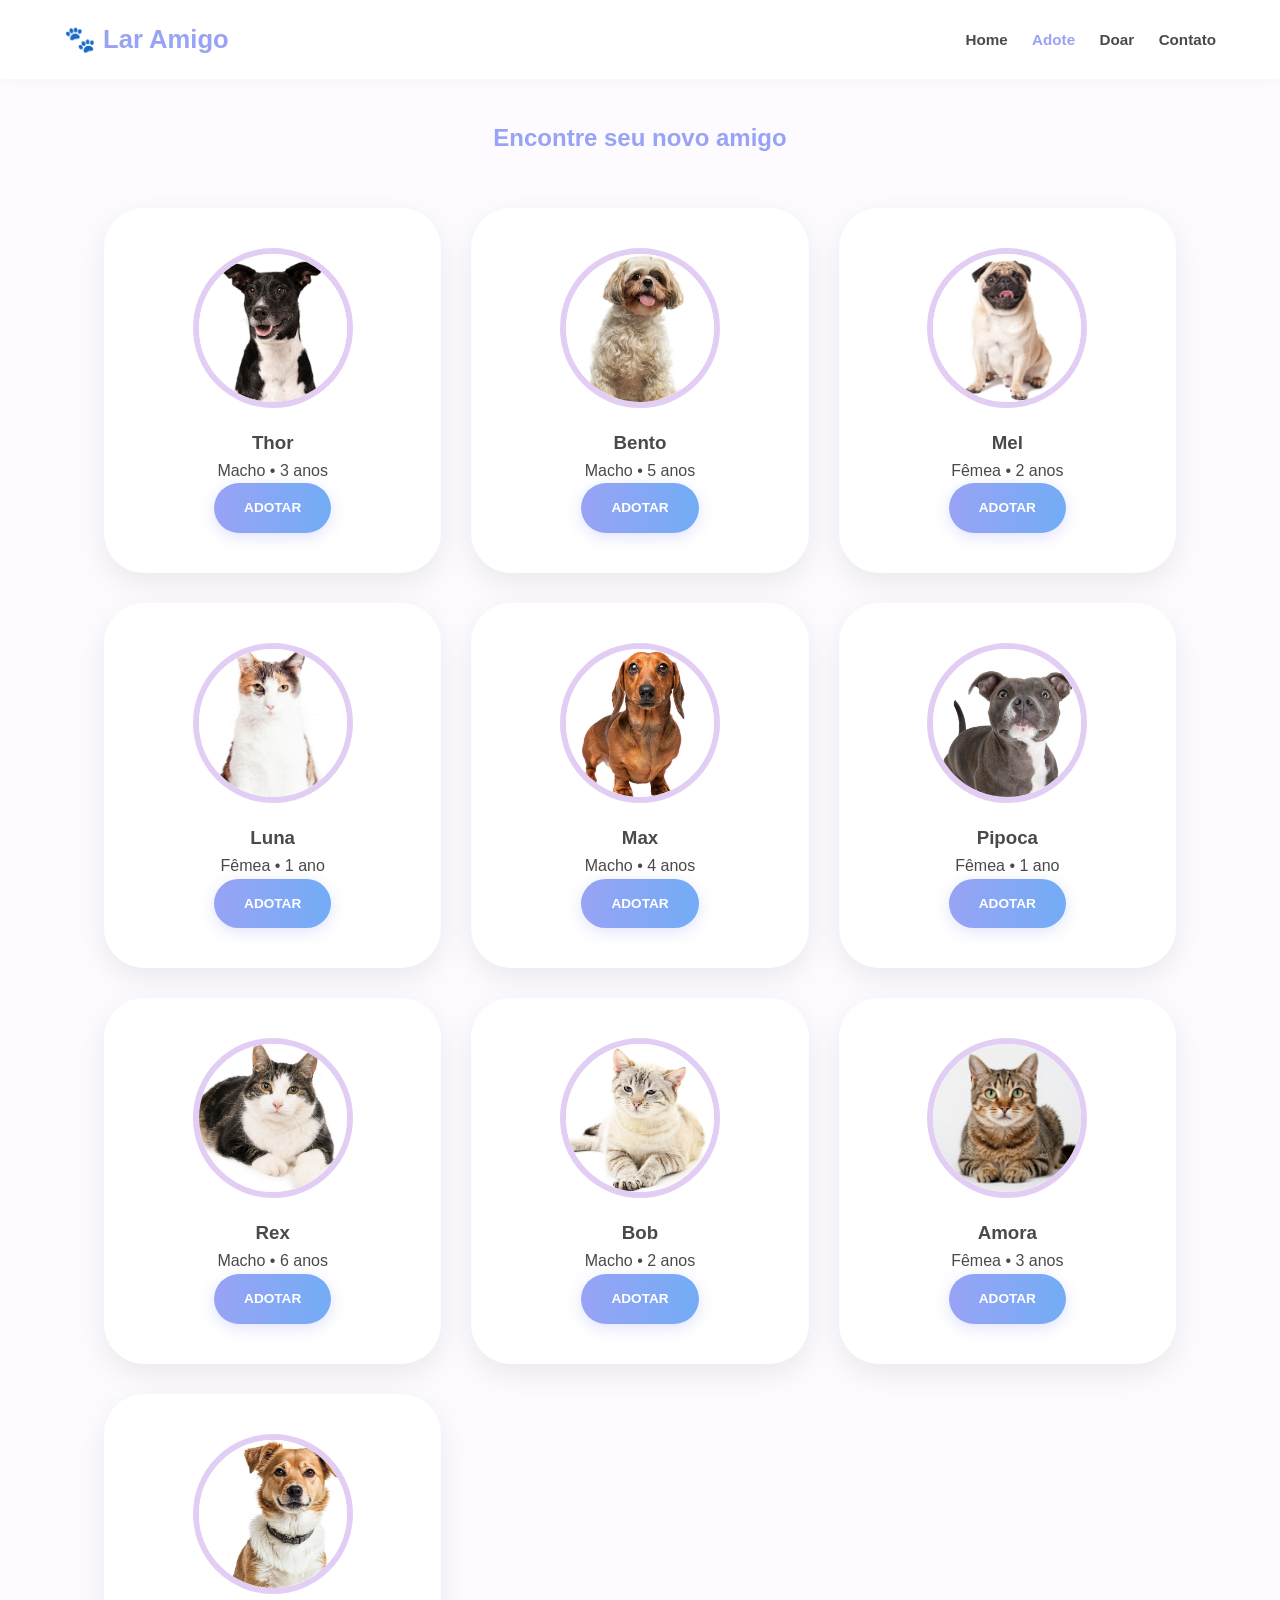
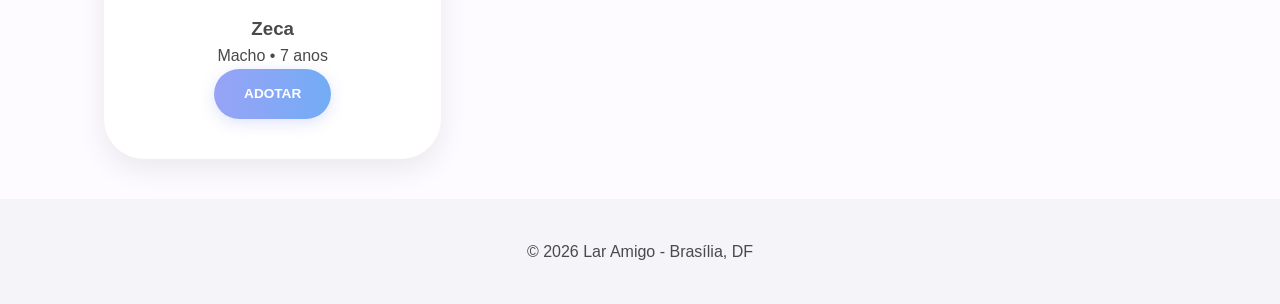
<file: adote.html>
<!DOCTYPE html>
<html lang="pt-br">
<head>
    <meta charset="UTF-8">
    <title>Lar Amigo | Adote</title>
    <link rel="stylesheet" href="style.css">
</head>
<body>
    <header>
        <div class="logo">🐾 Lar Amigo</div>
        <nav>
            <a href="index.html">Home</a>
            <a href="adote.html" class="active">Adote</a>
            <a href="doar.html">Doar</a>
            <a href="contato.html">Contato</a>
        </nav>
    </header>
    <div class="container">
        <h2 style="text-align:center; margin-bottom:50px; color:var(--principal)">Encontre seu novo amigo</h2>
        <div class="grid">
            <div class="card"><img src="thor.png" class="pet-img"><h3>Thor</h3><p>Macho • 3 anos</p><a href="formulario.html" class="btn">Adotar</a></div>
            <div class="card"><img src="bento.png" class="pet-img"><h3>Bento</h3><p>Macho • 5 anos</p><a href="formulario.html" class="btn">Adotar</a></div>
            <div class="card"><img src="mel.png" class="pet-img"><h3>Mel</h3><p>Fêmea • 2 anos</p><a href="formulario.html" class="btn">Adotar</a></div>
            <div class="card"><img src="luna.png" class="pet-img"><h3>Luna</h3><p>Fêmea • 1 ano</p><a href="formulario.html" class="btn">Adotar</a></div>
            <div class="card"><img src="max.png" class="pet-img"><h3>Max</h3><p>Macho • 4 anos</p><a href="formulario.html" class="btn">Adotar</a></div>
            <div class="card"><img src="pipoca.png" class="pet-img"><h3>Pipoca</h3><p>Fêmea • 1 ano</p><a href="formulario.html" class="btn">Adotar</a></div>
            <div class="card"><img src="rex.png" class="pet-img"><h3>Rex</h3><p>Macho • 6 anos</p><a href="formulario.html" class="btn">Adotar</a></div>
            <div class="card"><img src="bob.png" class="pet-img"><h3>Bob</h3><p>Macho • 2 anos</p><a href="formulario.html" class="btn">Adotar</a></div>
            <div class="card"><img src="amora.png" class="pet-img"><h3>Amora</h3><p>Fêmea • 3 anos</p><a href="formulario.html" class="btn">Adotar</a></div>
            <div class="card"><img src="zeca.png" class="pet-img"><h3>Zeca</h3><p>Macho • 7 anos</p><a href="formulario.html" class="btn">Adotar</a></div>
        </div>
    </div>
    <footer>&copy; 2026 Lar Amigo - Brasília, DF</footer>
</body>
</html>
</file>
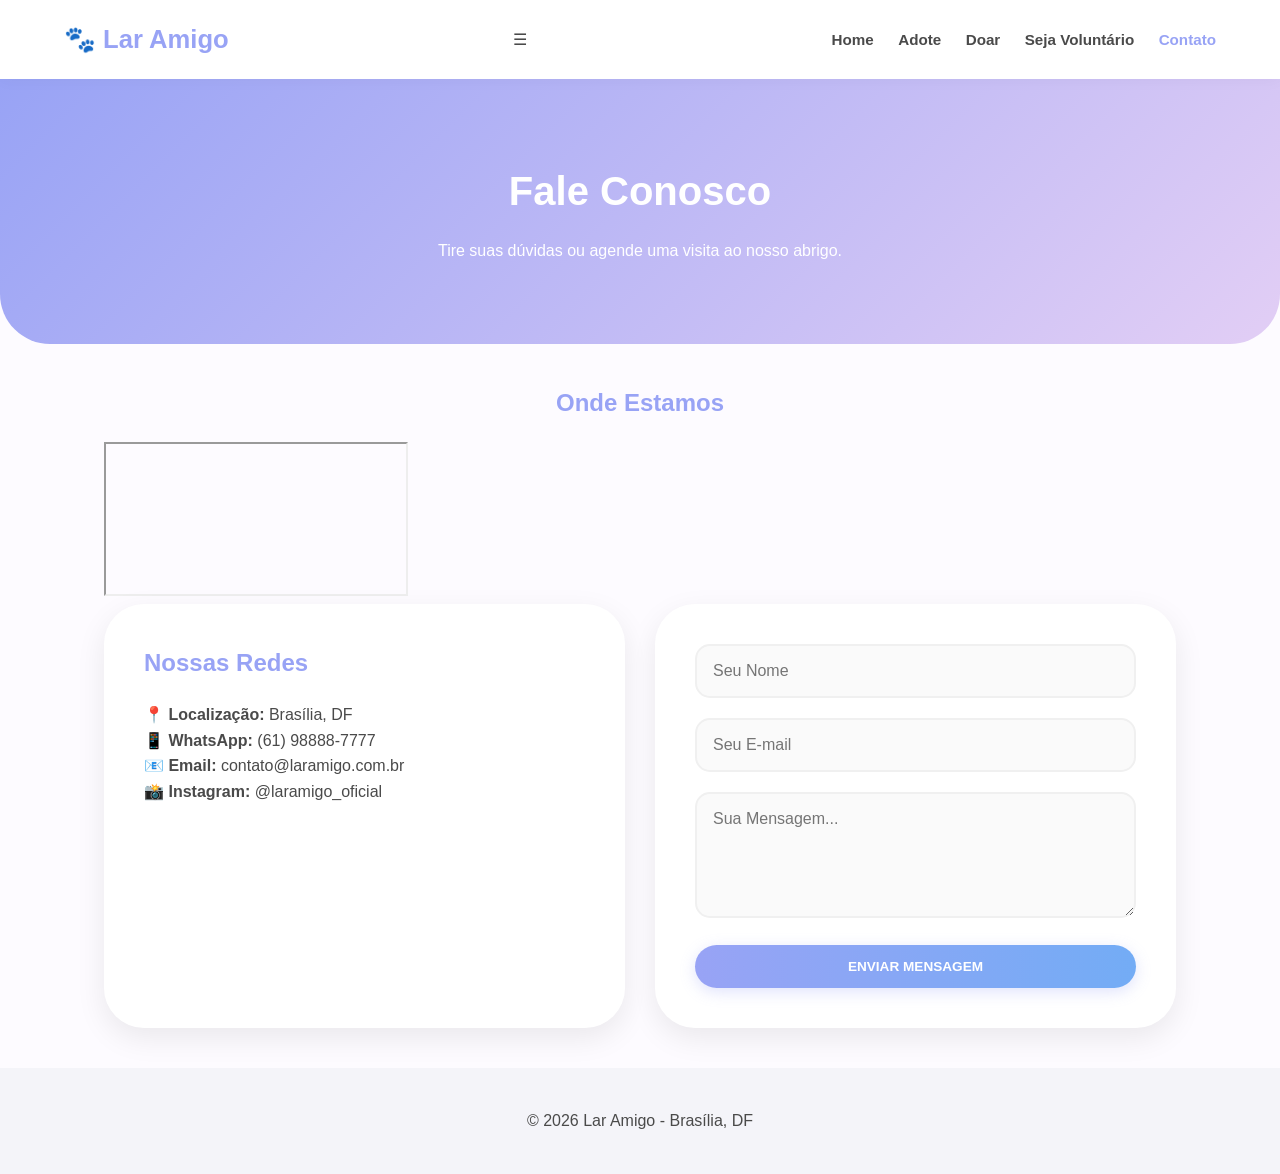
<file: contato.html>
<!DOCTYPE html>
<html lang="pt-br">
<head>
    <meta charset="UTF-8">
    <meta name="viewport" content="width=device-width, initial-scale=1.0">
    <title>Lar Amigo | Contato</title>
    <link rel="stylesheet" href="style.css">
</head>
<body>
    <header>
        <div class="logo">🐾 Lar Amigo</div>
        <div id="menu-toggle" onclick="toggleMenu()">☰</div>
        <nav id="navbar">
            <a href="index.html">Home</a>
            <a href="adote.html">Adote</a>
            <a href="doar.html">Doar</a>
            <a href="voluntario.html">Seja Voluntário</a>
            <a href="contato.html" class="active">Contato</a>
        </nav>
    </header>

    <section class="hero">
        <h1>Fale Conosco</h1>
        <p>Tire suas dúvidas ou agende uma visita ao nosso abrigo.</p>
    </section>

    <div class="container">
        <section>
    <h2 style="text-align:center; color:var(--principal); margin-bottom:20px;">Onde Estamos</h2>
    <div class="map-container">
        <iframe 
            src="https://www.google.com/maps/embed?pb=!1m18!1m12!1m3!1d122841.52843431692!2d-48.01255011746777!3d-15.787705406323485!2m3!1f0!2f0!3f0!3m2!1i1024!2i768!4f13.1!3m3!1m2!1s0x935a3d18c34f2761%3A0x94ef3425f180766d!2zQnJhc8OtbGlhLCBERg!5e0!3m2!1spt-BR!2sbr!4v1700000000000!5m2!1spt-BR!2sbr" 
            allowfullscreen="" 
            loading="lazy">
        </iframe>
    </div>
</section>
        <div class="grid">
            <div class="card" style="text-align: left; align-items: flex-start; padding: 40px;">
                <h2 style="color:var(--principal); margin-bottom: 20px;">Nossas Redes</h2>
                <p><strong>📍 Localização:</strong> Brasília, DF</p>
                <p><strong>📱 WhatsApp:</strong> (61) 98888-7777</p>
                <p><strong>📧 Email:</strong> contato@laramigo.com.br</p>
                <p><strong>📸 Instagram:</strong> @laramigo_oficial</p>
            </div>

            <form style="background: var(--branco); padding: 40px; border-radius: 40px; box-shadow: var(--sombra);">
                <input type="text" placeholder="Seu Nome" required>
                <input type="email" placeholder="Seu E-mail" required>
                <textarea rows="5" placeholder="Sua Mensagem..." required></textarea>
                <button type="submit" class="btn" style="width:100%;">Enviar Mensagem</button>
            </form>
        </div>
    </div>

    <footer>&copy; 2026 Lar Amigo - Brasília, DF</footer>

    <script>
        function toggleMenu() {
            document.getElementById("navbar").classList.toggle("active");
        }
    </script>
</body>
</html>
</file>
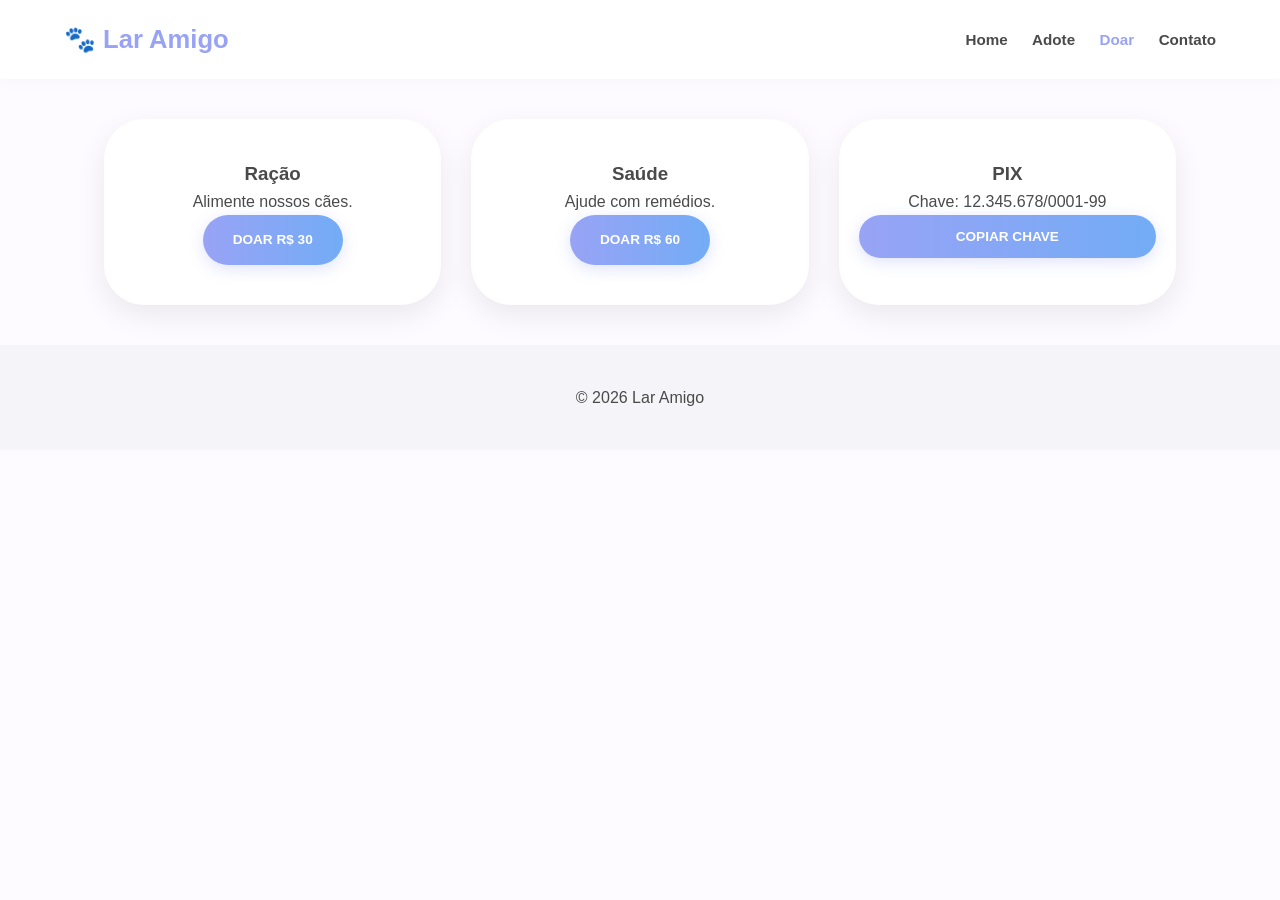
<file: doar.html>
<!DOCTYPE html>
<html lang="pt-br">
<head>
    <meta charset="UTF-8">
    <title>Lar Amigo | Doar</title>
    <link rel="stylesheet" href="style.css">
</head>
<body>
    <header>
        <div class="logo">🐾 Lar Amigo</div>
        <nav>
            <a href="index.html">Home</a>
            <a href="adote.html">Adote</a>
            <a href="doar.html" class="active">Doar</a>
            <a href="contato.html">Contato</a>
        </nav>
    </header>
    <div class="container">
        <div class="grid">
            <div class="card"><h3>Ração</h3><p>Alimente nossos cães.</p><a href="#" class="btn">Doar R$ 30</a></div>
            <div class="card"><h3>Saúde</h3><p>Ajude com remédios.</p><a href="#" class="btn">Doar R$ 60</a></div>
            <div class="card"><h3>PIX</h3><p>Chave: 12.345.678/0001-99</p><button class="btn" onclick="alert('PIX Copiado')">Copiar Chave</button></div>
        </div>
    </div>
    <footer>&copy; 2026 Lar Amigo</footer>
</body>
</html>
</file>
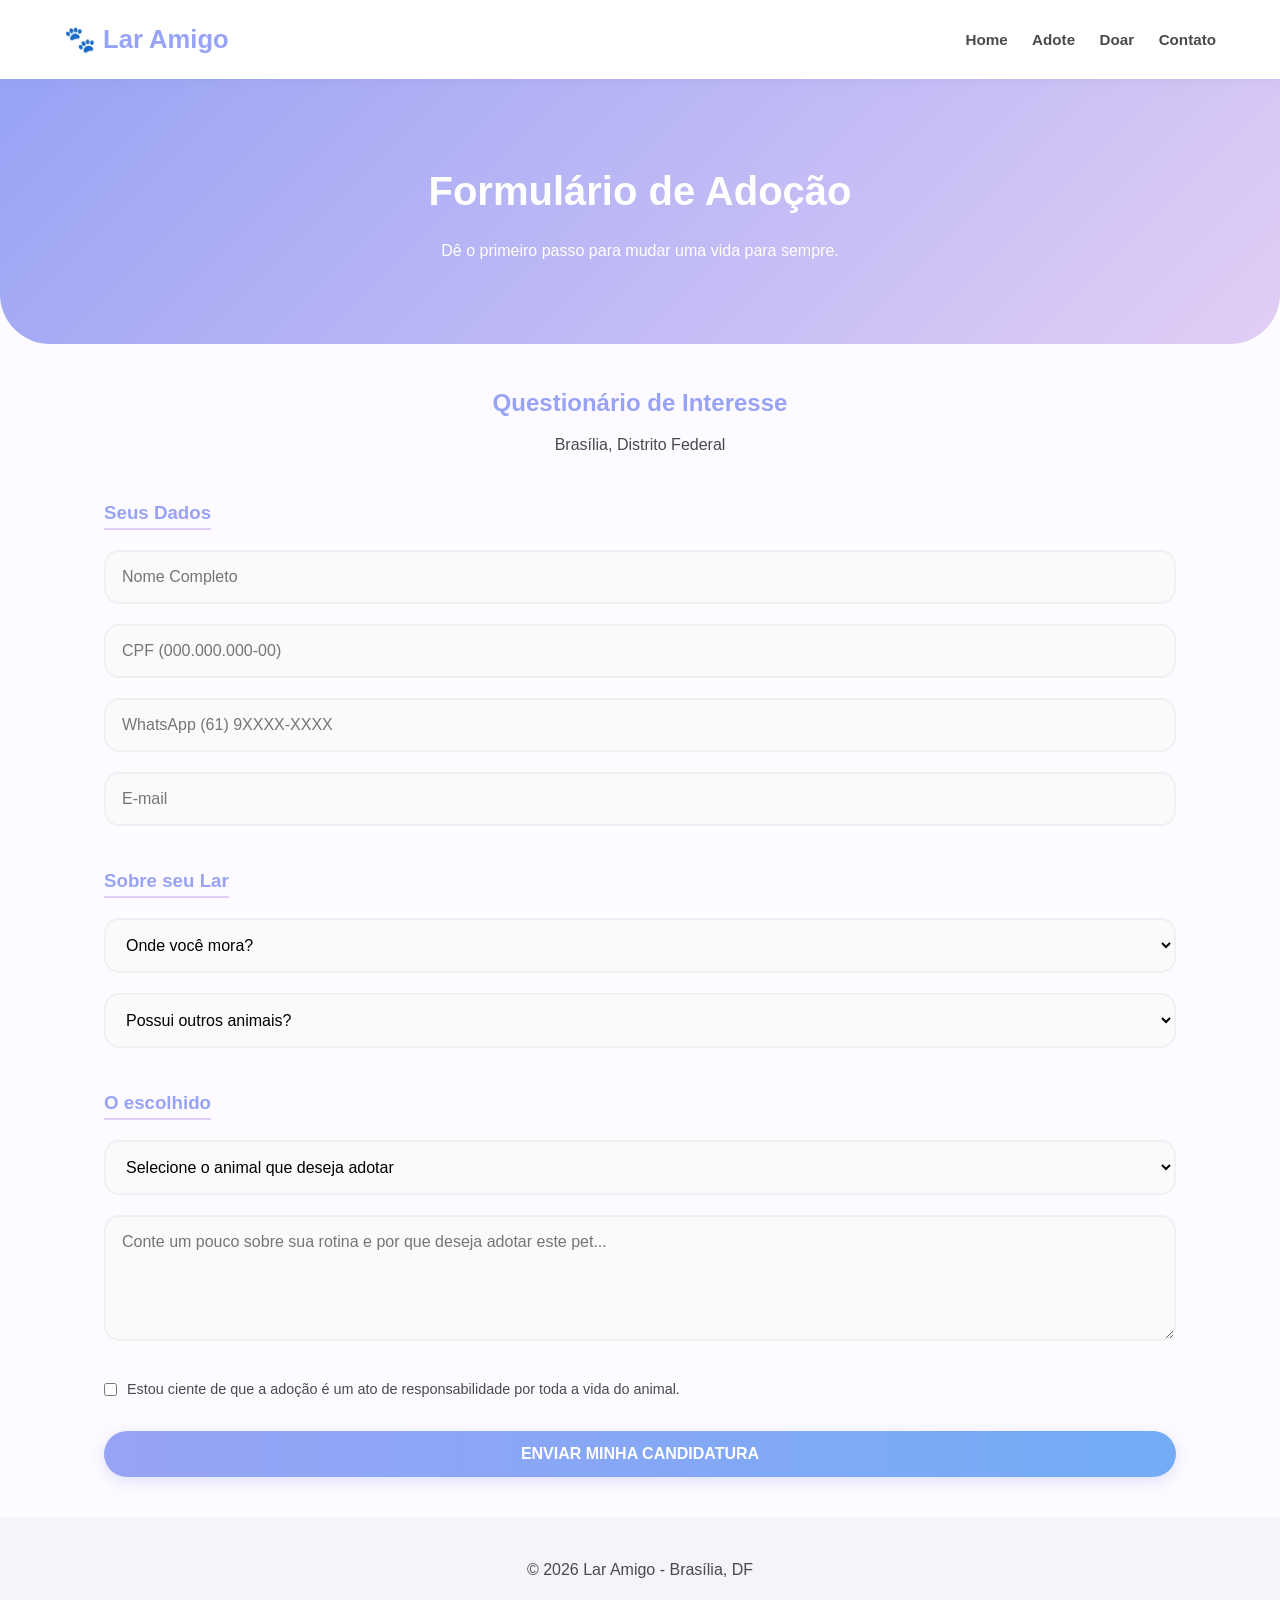
<file: formulario.html>
<!DOCTYPE html>
<html lang="pt-br">
<head>
    <meta charset="UTF-8">
    <meta name="viewport" content="width=device-width, initial-scale=1.0">
    <title>Lar Amigo | Formulário de Adoção</title>
    <link rel="stylesheet" href="style.css">
</head>
<body>
    <header>
        <div class="logo">🐾 Lar Amigo</div>
        <nav>
            <a href="index.html">Home</a>
            <a href="adote.html">Adote</a>
            <a href="doar.html">Doar</a>
            <a href="contato.html">Contato</a>
        </nav>
    </header>

    <section class="hero">
        <h1>Formulário de Adoção</h1>
        <p>Dê o primeiro passo para mudar uma vida para sempre.</p>
    </section>

    <div class="container">
        <h2 style="text-align:center; margin-bottom:10px; color:var(--principal)">Questionário de Interesse</h2>
        <p style="text-align:center; margin-bottom:40px;">Brasília, Distrito Federal</p>
        
        <form>
            <h3 style="color:var(--principal); margin-bottom:20px; border-bottom: 2px solid var(--fundo-claro); display: inline-block;">Seus Dados</h3>
            <div class="grid-form">
                <input type="text" placeholder="Nome Completo" required>
                <input type="text" placeholder="CPF (000.000.000-00)" required>
                <input type="tel" placeholder="WhatsApp (61) 9XXXX-XXXX" required>
                <input type="email" placeholder="E-mail" required>
            </div>

            <h3 style="color:var(--principal); margin-top:20px; margin-bottom:20px; border-bottom: 2px solid var(--fundo-claro); display: inline-block;">Sobre seu Lar</h3>
            <div class="grid-form">
                <select required>
                    <option value="" disabled selected>Onde você mora?</option>
                    <option value="casa">Casa</option>
                    <option value="apartamento">Apartamento</option>
                    <option value="chacara">Chácara/Sítio</option>
                </select>
                <select required>
                    <option value="" disabled selected>Possui outros animais?</option>
                    <option value="sim">Sim, possuo</option>
                    <option value="nao">Não possuo</option>
                </select>
            </div>

            <h3 style="color:var(--principal); margin-top:20px; margin-bottom:20px; border-bottom: 2px solid var(--fundo-claro); display: inline-block;">O escolhido</h3>
            <select required>
                <option value="" disabled selected>Selecione o animal que deseja adotar</option>
                <option>Thor (Macho - 3 anos)</option>
                <option>Bento (Macho - 5 anos)</option>
                <option>Mel (Fêmea - 2 anos)</option>
                <option>Luna (Fêmea - 1 ano)</option>
                <option>Max (Macho - 4 anos)</option>
                <option>Pipoca (Fêmea - 1 ano)</option>
                <option>Rex (Macho - 6 anos)</option>
                <option>Bob (Macho - 2 anos)</option>
                <option>Amora (Fêmea - 3 anos)</option>
                <option>Zeca (Macho - 7 anos)</option>
            </select>

            <textarea rows="5" placeholder="Conte um pouco sobre sua rotina e por que deseja adotar este pet..." required></textarea>

            <div style="margin-top: 10px; margin-bottom: 30px;">
                <label style="display: flex; align-items: center; gap: 10px; font-size: 0.9rem; color: var(--texto); cursor: pointer;">
                    <input type="checkbox" style="width: auto; margin-bottom: 0;" required>
                    Estou ciente de que a adoção é um ato de responsabilidade por toda a vida do animal.
                </label>
            </div>

            <button type="submit" class="btn" style="width:100%; font-size: 1rem;">Enviar Minha Candidatura</button>
        </form>
    </div>

    <footer>&copy; 2026 Lar Amigo - Brasília, DF</footer>
</body>
</html>
</file>
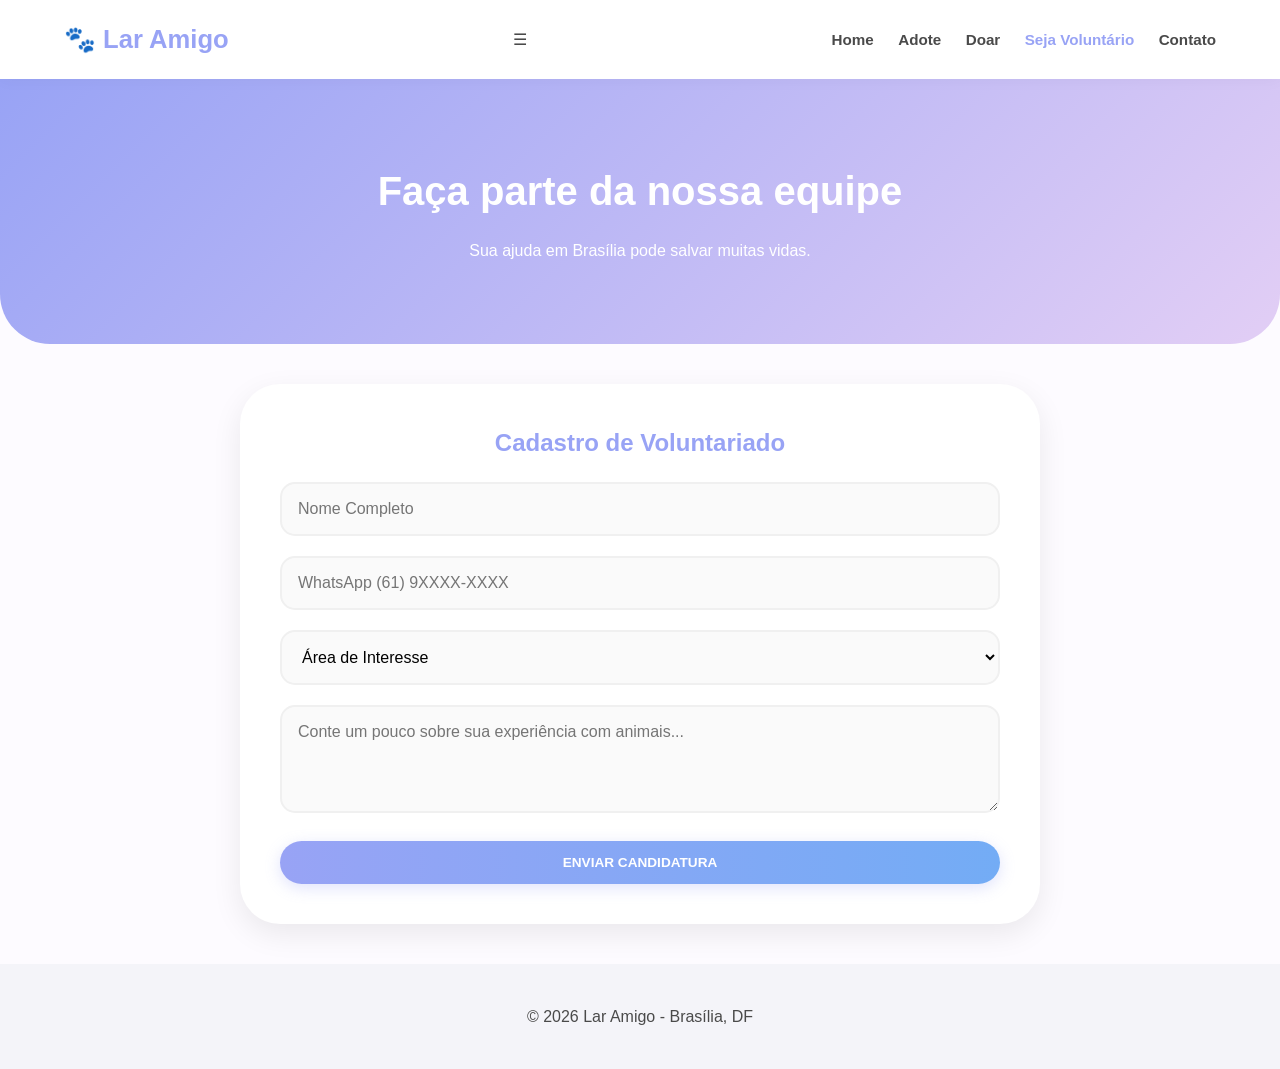
<file: voluntario.html>
<!DOCTYPE html>
<html lang="pt-br">
<head>
    <meta charset="UTF-8">
    <meta name="viewport" content="width=device-width, initial-scale=1.0">
    <title>Lar Amigo | Ser Voluntário</title>
    <link rel="stylesheet" href="style.css">
</head>
<body>
    <header>
        <div class="logo">🐾 Lar Amigo</div>
        <div id="menu-toggle" onclick="toggleMenu()">☰</div>
        <nav id="navbar">
            <a href="index.html">Home</a>
            <a href="adote.html">Adote</a>
            <a href="doar.html">Doar</a>
            <a href="voluntario.html" class="active">Seja Voluntário</a>
            <a href="contato.html">Contato</a>
        </nav>
    </header>

    <section class="hero">
        <h1>Faça parte da nossa equipe</h1>
        <p>Sua ajuda em Brasília pode salvar muitas vidas.</p>
    </section>

    <div class="container">
        <form style="max-width: 800px; margin: 0 auto; background: var(--branco); padding: 40px; border-radius: 40px; box-shadow: var(--sombra);">
            <h2 style="color:var(--principal); margin-bottom:20px; text-align:center;">Cadastro de Voluntariado</h2>
            
            <input type="text" placeholder="Nome Completo" required>
            <input type="tel" placeholder="WhatsApp (61) 9XXXX-XXXX" required>
            
            <select required>
                <option value="" disabled selected>Área de Interesse</option>
                <option>Transporte Solidário</option>
                <option>Voluntário Interno (Limpeza e Banho)</option>
                <option>Lar Temporário</option>
                <option>Eventos</option>
            </select>

            <textarea rows="4" placeholder="Conte um pouco sobre sua experiência com animais..." required></textarea>
            
            <button type="submit" class="btn" style="width:100%;">Enviar Candidatura</button>
        </form>
    </div>

    <footer>&copy; 2026 Lar Amigo - Brasília, DF</footer>

    <script>
        function toggleMenu() {
            document.getElementById("navbar").classList.toggle("active");
        }
    </script>
</body>
</html>
</file>
<file: style.css>
:root {
    --principal: #98A3F5;
    --detalhe: #73ACF5;
    --fundo-claro: #E2CEF5;
    --branco: #FFFFFF;
    --texto: #4A4A4A;
    --sombra: 0 10px 30px rgba(0,0,0,0.08);
}

* {
    margin: 0;
    padding: 0;
    box-sizing: border-box;
    font-family: 'Segoe UI', sans-serif;
}

body {
    background-color: #FDFBFF;
    color: var(--texto);
    line-height: 1.6;
    overflow-x: hidden;
}

header {
    background: var(--branco);
    padding: 1.2rem 5%;
    display: flex;
    justify-content: space-between;
    align-items: center;
    box-shadow: 0 2px 15px rgba(0,0,0,0.03);
    position: sticky;
    top: 0;
    z-index: 1000;
}

.logo {
    font-size: 1.6rem;
    font-weight: 800;
    color: var(--principal);
}

nav a {
    text-decoration: none;
    color: var(--texto);
    margin-left: 20px;
    font-weight: 600;
    transition: 0.3s;
    font-size: 0.95rem;
}

nav a:hover, nav a.active {
    color: var(--principal);
}

.hero {
    background: linear-gradient(135deg, var(--principal), var(--fundo-claro));
    color: white;
    padding: 80px 5%;
    text-align: center;
    border-bottom-left-radius: 50px;
    border-bottom-right-radius: 50px;
}

.hero h1 {
    font-size: 2.5rem;
    margin-bottom: 15px;
}

.container {
    max-width: 1200px;
    margin: 0 auto;
    padding: 40px 5%;
}

.historia-flex {
    display: flex;
    align-items: center;
    gap: 60px;
    background: var(--branco);
    padding: 50px;
    border-radius: 40px;
    box-shadow: var(--sombra);
    margin-bottom: 80px;
}

.historia-flex img {
    width: 380px;
    height: 380px;
    border-radius: 50%;
    object-fit: cover;
    border: 10px solid var(--fundo-claro);
    flex-shrink: 0;
}

.grid {
    display: grid;
    grid-template-columns: repeat(auto-fit, minmax(280px, 1fr));
    gap: 30px;
}

.card {
    background: var(--branco);
    padding: 40px 20px;
    border-radius: 40px;
    display: flex;
    flex-direction: column;
    align-items: center;
    text-align: center;
    box-shadow: var(--sombra);
    transition: 0.3s;
}

.pet-img {
    width: 160px;
    height: 160px;
    border-radius: 50%;
    object-fit: cover;
    border: 6px solid var(--fundo-claro);
    margin-bottom: 20px;
}

.slider-wrapper {
    width: 100%;
    overflow: hidden;
    padding: 20px 0;
}

.depoimentos-slider {
    display: flex;
    width: 200%;
    animation: deslizar 12s infinite ease-in-out;
}

.depoimentos-grupo {
    display: grid;
    grid-template-columns: repeat(3, 1fr);
    gap: 30px;
    width: 50%;
    padding: 0 10px;
}

@keyframes deslizar {
    0%, 40% { transform: translateX(0); }
    50%, 90% { transform: translateX(-50%); }
    100% { transform: translateX(0); }
}

.quote-card {
    background: var(--branco);
    padding: 30px;
    border-radius: 30px;
    box-shadow: var(--sombra);
    border-top: 5px solid var(--principal);
}

.quote-text {
    font-style: italic;
    font-size: 0.95rem;
    margin-bottom: 20px;
}

.adotante-info {
    display: flex;
    align-items: center;
    gap: 15px;
}

.adotante-img {
    width: 55px;
    height: 55px;
    border-radius: 50%;
    object-fit: cover;
    border: 2px solid var(--fundo-claro);
}

.btn {
    background: linear-gradient(to right, var(--principal), var(--detalhe));
    color: white !important;
    padding: 14px 30px;
    text-decoration: none;
    border-radius: 50px;
    font-weight: 700;
    text-transform: uppercase;
    font-size: 0.85rem;
    border: none;
    cursor: pointer;
    transition: all 0.3s ease;
    display: inline-block;
    text-align: center;
    box-shadow: 0 4px 15px rgba(152, 163, 245, 0.3);
}

.btn:hover {
    transform: translateY(-3px) scale(1.02);
    box-shadow: 0 8px 20px rgba(152, 163, 245, 0.4);
    filter: brightness(1.1);
}

button.btn {
    width: 100%;
    font-family: inherit;
}

input, textarea, select {
    width: 100%;
    padding: 16px;
    margin-bottom: 20px;
    border: 2px solid #F0F0F0;
    border-radius: 15px;
    background: #FAFAFA;
    font-size: 1rem;
    outline: none;
}

footer {
    text-align: center;
    padding: 40px;
    background: #F4F4F9;
}

@media (max-width: 1024px) {
    .depoimentos-grupo {
        grid-template-columns: repeat(2, 1fr);
    }
    .depoimentos-slider {
        animation: none;
        width: 100%;
        overflow-x: auto;
    }
    .depoimentos-grupo {
        width: 100%;
    }
}

@media (max-width: 768px) {
    header {
        flex-direction: column;
        gap: 15px;
        padding: 1.5rem 5%;
    }
    nav a {
        margin: 0 10px;
        font-size: 0.85rem;
    }
    .hero h1 {
        font-size: 1.8rem;
    }
    .historia-flex {
        flex-direction: column;
        text-align: center;
        padding: 30px 20px;
        gap: 30px;
    }
    .historia-flex img {
        width: 250px;
        height: 250px;
    }
    .container {
        padding: 20px 5%;
    }
    .depoimentos-grupo {
        grid-template-columns: 1fr;
    }
    .grid {
        grid-template-columns: 1fr;
    }
}

@media (max-width: 480px) {
    nav {
        display: flex;
        flex-wrap: wrap;
        justify-content: center;
        gap: 10px;
    }
    nav a {
        margin: 0;
    }
    .btn {
        width: 100%;
        padding: 12px 20px;
    }
}
</file>
